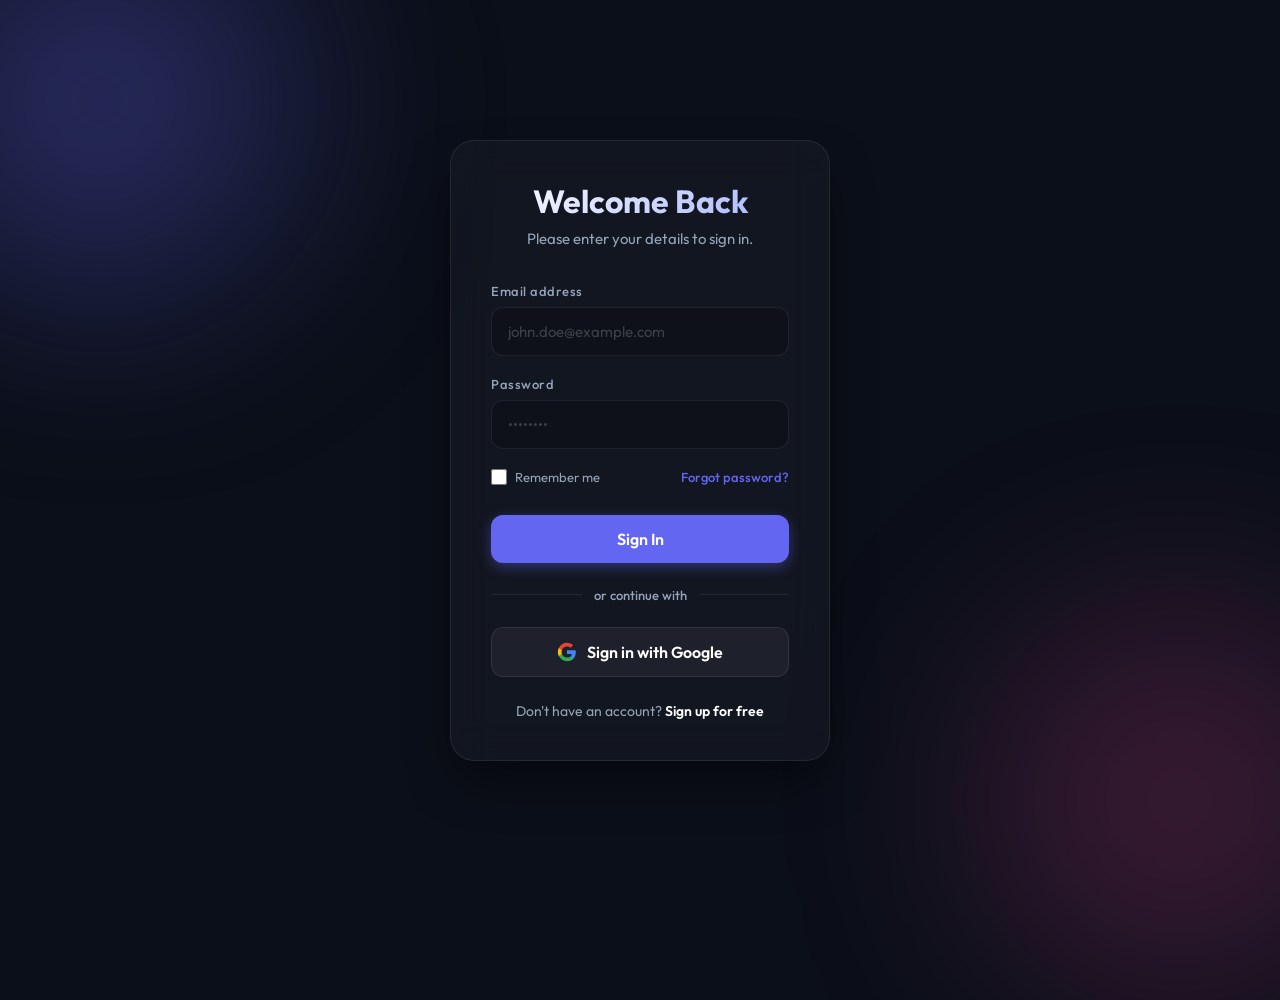
<file: login.html>
<!DOCTYPE html>
<html lang="en">
<head>
    <meta charset="UTF-8">
    <meta name="viewport" content="width=device-width, initial-scale=1.0">
    <title>Login - Premium Web App</title>
    <link rel="stylesheet" href="login.css">
    <link href="https://fonts.googleapis.com/css2?family=Outfit:wght@300;400;500;600;700&display=swap" rel="stylesheet">
</head>
<body>
    <div class="login-wrapper">
        <div class="glass-panel">
            <div class="login-header">
                <h2>Welcome Back</h2>
                <p>Please enter your details to sign in.</p>
            </div>
            
            <form id="loginForm" class="login-form">
                <div class="input-group">
                    <label for="email">Email address</label>
                    <input type="email" id="email" name="email" placeholder="john.doe@example.com" required>
                </div>
                
                <div class="input-group">
                    <label for="password">Password</label>
                    <input type="password" id="password" name="password" placeholder="••••••••" required>
                </div>
                
                <div class="form-actions">
                    <div class="remember-me">
                        <input type="checkbox" id="remember">
                        <label for="remember">Remember me</label>
                    </div>
                    <a href="#" class="forgot-password">Forgot password?</a>
                </div>
                
                <button type="submit" class="btn-login" id="loginBtn">Sign In</button>
                
                <div class="divider">
                    <span>or continue with</span>
                </div>
                
                <button type="button" class="btn-google" id="googleLoginBtn">
                    <svg width="20" height="20" viewBox="0 0 24 24" xmlns="http://www.w3.org/2000/svg">
                        <path d="M22.56 12.25c0-.78-.07-1.53-.2-2.25H12v4.26h5.92c-.26 1.37-1.04 2.53-2.21 3.31v2.77h3.57c2.08-1.92 3.28-4.74 3.28-8.09z" fill="#4285F4"/>
                        <path d="M12 23c2.97 0 5.46-.98 7.28-2.66l-3.57-2.77c-.98.66-2.23 1.06-3.71 1.06-2.86 0-5.29-1.93-6.16-4.53H2.18v2.84C3.99 20.53 7.7 23 12 23z" fill="#34A853"/>
                        <path d="M5.84 14.09c-.22-.66-.35-1.36-.35-2.09s.13-1.43.35-2.09V7.07H2.18C1.43 8.55 1 10.22 1 12s.43 3.45 1.18 4.93l2.85-2.22.81-.62z" fill="#FBBC05"/>
                        <path d="M12 5.38c1.62 0 3.06.56 4.21 1.64l3.15-3.15C17.45 2.09 14.97 1 12 1 7.7 1 3.99 3.47 2.18 7.07l3.66 2.84c.87-2.6 3.3-4.53 6.16-4.53z" fill="#EA4335"/>
                    </svg>
                    Sign in with Google
                </button>
            </form>
            
            <div class="login-footer">
                <p>Don't have an account? <a href="#">Sign up for free</a></p>
            </div>
        </div>
    </div>
    
    <script src="login.js"></script>
</body>
</html>
</file>
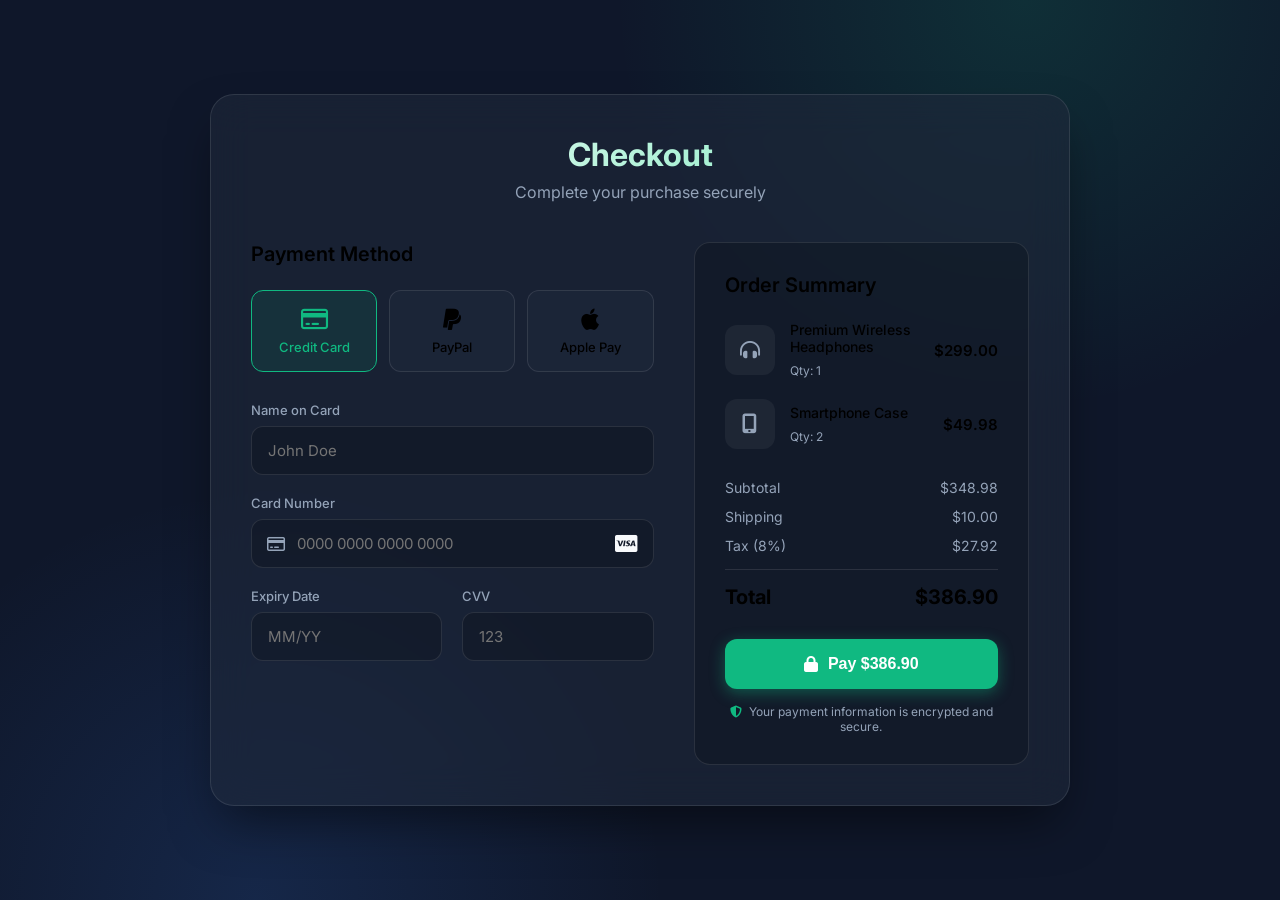
<file: payment.html>
<!DOCTYPE html>
<html lang="en">
<head>
    <meta charset="UTF-8">
    <meta name="viewport" content="width=device-width, initial-scale=1.0">
    <title>Secure Payment</title>
    <link rel="stylesheet" href="payment.css">
    <link href="https://fonts.googleapis.com/css2?family=Inter:wght@300;400;500;600;700&display=swap" rel="stylesheet">
    <link rel="stylesheet" href="https://cdnjs.cloudflare.com/ajax/libs/font-awesome/6.4.0/css/all.min.css">
</head>
<body>
    <div class="checkout-container">
        <div class="glass-panel main-checkout">
            
            <div class="checkout-header">
                <h2>Checkout</h2>
                <p>Complete your purchase securely</p>
            </div>

            <div class="checkout-content">
                <!-- Payment Form -->
                <div class="payment-section">
                    <h3>Payment Method</h3>
                    <div class="payment-methods">
                        <div class="method active">
                            <i class="far fa-credit-card"></i>
                            <span>Credit Card</span>
                        </div>
                        <div class="method">
                            <i class="fab fa-paypal"></i>
                            <span>PayPal</span>
                        </div>
                        <div class="method">
                            <i class="fab fa-apple"></i>
                            <span>Apple Pay</span>
                        </div>
                    </div>

                    <form id="paymentForm">
                        <div class="form-group">
                            <label for="cardName">Name on Card</label>
                            <input type="text" id="cardName" placeholder="John Doe" required>
                        </div>
                        
                        <div class="form-group">
                            <label for="cardNumber">Card Number</label>
                            <div class="input-with-icon">
                                <i class="far fa-credit-card icon"></i>
                                <input type="text" id="cardNumber" placeholder="0000 0000 0000 0000" maxlength="19" required>
                                <i class="fab fa-cc-visa brand-icon"></i>
                            </div>
                        </div>

                        <div class="form-row">
                            <div class="form-group half">
                                <label for="expiry">Expiry Date</label>
                                <input type="text" id="expiry" placeholder="MM/YY" maxlength="5" required>
                            </div>
                            <div class="form-group half">
                                <label for="cvv">CVV</label>
                                <input type="password" id="cvv" placeholder="123" maxlength="3" required>
                            </div>
                        </div>
                    </form>
                </div>

                <!-- Order Summary -->
                <div class="summary-section">
                    <h3>Order Summary</h3>
                    
                    <div class="order-items">
                        <div class="item">
                            <div class="item-img glass-box">
                                <i class="fas fa-headphones-alt"></i>
                            </div>
                            <div class="item-details">
                                <h4>Premium Wireless Headphones</h4>
                                <span>Qty: 1</span>
                            </div>
                            <div class="item-price">$299.00</div>
                        </div>
                        <div class="item">
                            <div class="item-img glass-box">
                                <i class="fas fa-mobile-alt"></i>
                            </div>
                            <div class="item-details">
                                <h4>Smartphone Case</h4>
                                <span>Qty: 2</span>
                            </div>
                            <div class="item-price">$49.98</div>
                        </div>
                    </div>

                    <div class="totals">
                        <div class="total-row">
                            <span>Subtotal</span>
                            <span>$348.98</span>
                        </div>
                        <div class="total-row">
                            <span>Shipping</span>
                            <span>$10.00</span>
                        </div>
                        <div class="total-row">
                            <span>Tax (8%)</span>
                            <span>$27.92</span>
                        </div>
                        <div class="divider"></div>
                        <div class="total-row grand-total">
                            <span>Total</span>
                            <span>$386.90</span>
                        </div>
                    </div>

                    <button type="submit" form="paymentForm" class="btn-pay" id="payBtn">
                        <i class="fas fa-lock"></i> Pay $386.90
                    </button>
                    <p class="secure-text"><i class="fas fa-shield-alt"></i> Your payment information is encrypted and secure.</p>
                </div>
            </div>
        </div>
    </div>

    <!-- Success Modal -->
    <div class="modal-overlay" id="successModal">
        <div class="glass-panel modal-content">
            <div class="success-icon">
                <i class="fas fa-check"></i>
            </div>
            <h2>Payment Successful!</h2>
            <p>Thank you for your purchase. We've sent an email receipt to your inbox.</p>
            <button class="btn-close" id="closeModalBtn">Return to Dashboard</button>
        </div>
    </div>

    <script src="payment.js"></script>
</body>
</html>
</file>
<file: login.css>
:root {
    --bg-color: #0b0f19;
    --glass-bg: rgba(255, 255, 255, 0.03);
    --glass-border: rgba(255, 255, 255, 0.08);
    --text-main: #ffffff;
    --text-muted: #94a3b8;
    --accent: #6366f1;
    --accent-hover: #4f46e5;
    --input-bg: rgba(0, 0, 0, 0.2);
}

* {
    margin: 0;
    padding: 0;
    box-sizing: border-box;
}

body {
    font-family: 'Outfit', sans-serif;
    background-color: var(--bg-color);
    color: var(--text-main);
    display: flex;
    justify-content: center;
    align-items: center;
    min-height: 100vh;
    position: relative;
    overflow: hidden;
}

/* Background animated glow effects */
body::before, body::after {
    content: '';
    position: absolute;
    width: 400px;
    height: 400px;
    border-radius: 50%;
    filter: blur(100px);
    z-index: -1;
    animation: float 10s infinite ease-in-out alternate;
}

body::before {
    background: rgba(99, 102, 241, 0.3); /* Indigo glow */
    top: -100px;
    left: -100px;
}

body::after {
    background: rgba(236, 72, 153, 0.2); /* Pink glow */
    bottom: -100px;
    right: -100px;
    animation-delay: -5s;
}

@keyframes float {
    0% { transform: translate(0, 0) scale(1); }
    100% { transform: translate(30px, 50px) scale(1.1); }
}

.login-wrapper {
    width: 100%;
    max-width: 420px;
    padding: 20px;
    z-index: 1;
}

.glass-panel {
    background: var(--glass-bg);
    backdrop-filter: blur(20px);
    -webkit-backdrop-filter: blur(20px);
    border: 1px solid var(--glass-border);
    border-radius: 24px;
    padding: 40px;
    box-shadow: 0 25px 50px -12px rgba(0, 0, 0, 0.6);
}

.login-header {
    text-align: center;
    margin-bottom: 35px;
}

.login-header h2 {
    font-size: 32px;
    font-weight: 700;
    margin-bottom: 8px;
    background: linear-gradient(135deg, #fff 0%, #a5b4fc 100%);
    -webkit-background-clip: text;
    -webkit-text-fill-color: transparent;
}

.login-header p {
    color: var(--text-muted);
    font-size: 15px;
}

.input-group {
    margin-bottom: 20px;
}

.input-group label {
    display: block;
    font-size: 13px;
    font-weight: 500;
    margin-bottom: 8px;
    color: var(--text-muted);
    letter-spacing: 0.5px;
}

.input-group input {
    width: 100%;
    padding: 14px 16px;
    background: var(--input-bg);
    border: 1px solid var(--glass-border);
    border-radius: 12px;
    color: var(--text-main);
    font-family: inherit;
    font-size: 15px;
    transition: all 0.3s ease;
    outline: none;
}

.input-group input:focus {
    border-color: var(--accent);
    background: rgba(0, 0, 0, 0.4);
    box-shadow: 0 0 0 4px rgba(99, 102, 241, 0.1);
}

.input-group input::placeholder {
    color: rgba(255, 255, 255, 0.2);
}

.form-actions {
    display: flex;
    justify-content: space-between;
    align-items: center;
    margin-bottom: 30px;
    font-size: 13px;
}

.remember-me {
    display: flex;
    align-items: center;
    gap: 8px;
    cursor: pointer;
}

.remember-me input[type="checkbox"] {
    accent-color: var(--accent);
    width: 16px;
    height: 16px;
    cursor: pointer;
}

.remember-me label {
    color: var(--text-muted);
    cursor: pointer;
}

.forgot-password {
    color: var(--accent);
    text-decoration: none;
    font-weight: 500;
    transition: color 0.3s ease;
}

.forgot-password:hover {
    color: #818cf8;
}

.btn-login {
    width: 100%;
    padding: 14px;
    background: var(--accent);
    color: white;
    border: none;
    border-radius: 12px;
    font-family: inherit;
    font-size: 16px;
    font-weight: 600;
    cursor: pointer;
    transition: all 0.3s ease;
    box-shadow: 0 4px 14px 0 rgba(99, 102, 241, 0.39);
}

.btn-login:hover {
    background: var(--accent-hover);
    transform: translateY(-2px);
    box-shadow: 0 6px 20px rgba(99, 102, 241, 0.5);
}

.btn-login:active {
    transform: translateY(0);
}

.login-footer {
    margin-top: 25px;
    text-align: center;
    font-size: 14px;
    color: var(--text-muted);
}

.login-footer a {
    color: var(--text-main);
    text-decoration: none;
    font-weight: 600;
    transition: color 0.3s ease;
}

.login-footer a:hover {
    color: var(--accent);
}

.divider {
    display: flex;
    align-items: center;
    margin: 24px 0;
    color: var(--text-muted);
    font-size: 13px;
}

.divider::before, .divider::after {
    content: '';
    flex: 1;
    height: 1px;
    background: var(--glass-border);
}

.divider span {
    padding: 0 12px;
    font-weight: 500;
}

.btn-google {
    width: 100%;
    padding: 14px;
    background: rgba(255, 255, 255, 0.05);
    color: var(--text-main);
    border: 1px solid var(--glass-border);
    border-radius: 12px;
    font-family: inherit;
    font-size: 16px;
    font-weight: 600;
    cursor: pointer;
    transition: all 0.3s ease;
    display: flex;
    justify-content: center;
    align-items: center;
    gap: 10px;
}

.btn-google:hover {
    background: rgba(255, 255, 255, 0.1);
    border-color: rgba(255, 255, 255, 0.2);
    transform: translateY(-2px);
}

.btn-google:active {
    transform: translateY(0);
}

.spinner {
    display: inline-block;
    width: 16px;
    height: 16px;
    border: 2px solid rgba(255, 255, 255, 0.3);
    border-radius: 50%;
    border-top-color: #fff;
    animation: spin 1s ease-in-out infinite;
}

@keyframes spin {
    to { transform: rotate(360deg); }
}
</file>
<file: payment.css>
:root {
    --bg-color: #0f172a;
    --glass-bg: rgba(30, 41, 59, 0.6);
    --glass-border: rgba(255, 255, 255, 0.1);
    --text-main: #000000;
    --text-muted: #94a3b8;
    --accent: #10b981;
    --accent-hover: #059669;
    --input-bg: rgba(0, 0, 0, 0.2);
}

* {
    margin: 0;
    padding: 0;
    box-sizing: border-box;
}

body {
    font-family: 'Inter', sans-serif;
    background-color: var(--bg-color);
    color: var(--text-main);
    display: flex;
    justify-content: center;
    align-items: center;
    min-height: 100vh;
    background-image: 
        radial-gradient(circle at 80% 0%, rgba(16, 185, 129, 0.15) 0%, transparent 30%),
        radial-gradient(circle at 20% 100%, rgba(59, 130, 246, 0.15) 0%, transparent 30%);
}

.glass-panel {
    background: var(--glass-bg);
    backdrop-filter: blur(20px);
    -webkit-backdrop-filter: blur(20px);
    border: 1px solid var(--glass-border);
    border-radius: 24px;
    box-shadow: 0 25px 50px -12px rgba(0, 0, 0, 0.5);
}

.checkout-container {
    width: 100%;
    max-width: 900px;
    padding: 20px;
}

.main-checkout {
    padding: 40px;
}

.checkout-header {
    text-align: center;
    margin-bottom: 40px;
}

.checkout-header h2 {
    font-size: 32px;
    font-weight: 700;
    margin-bottom: 8px;
    background: linear-gradient(135deg, #fff 0%, #6ee7b7 100%);
    -webkit-background-clip: text;
    -webkit-text-fill-color: transparent;
}

.checkout-header p {
    color: var(--text-muted);
}

.checkout-content {
    display: grid;
    grid-template-columns: 1.2fr 1fr;
    gap: 40px;
}

/* Payment Section */
.payment-section h3, .summary-section h3 {
    font-size: 20px;
    margin-bottom: 24px;
    font-weight: 600;
}

.payment-methods {
    display: flex;
    gap: 12px;
    margin-bottom: 30px;
}

.method {
    flex: 1;
    display: flex;
    flex-direction: column;
    align-items: center;
    gap: 8px;
    padding: 16px 10px;
    border: 1px solid var(--glass-border);
    border-radius: 12px;
    cursor: pointer;
    transition: all 0.3s;
    background: rgba(255, 255, 255, 0.02);
}

.method:hover {
    background: rgba(255, 255, 255, 0.05);
}

.method.active {
    border-color: var(--accent);
    background: rgba(16, 185, 129, 0.1);
    color: var(--accent);
}

.method i {
    font-size: 24px;
}

.method span {
    font-size: 13px;
    font-weight: 500;
}

.form-group {
    margin-bottom: 20px;
}

.form-row {
    display: flex;
    gap: 20px;
}

.form-group.half {
    flex: 1;
}

.form-group label {
    display: block;
    font-size: 13px;
    color: var(--text-muted);
    margin-bottom: 8px;
    font-weight: 500;
}

.form-group input {
    width: 100%;
    padding: 14px 16px;
    background: var(--input-bg);
    border: 1px solid var(--glass-border);
    border-radius: 12px;
    color: var(--text-main);
    font-family: inherit;
    font-size: 15px;
    outline: none;
    transition: all 0.3s;
}

.form-group input:focus {
    border-color: var(--accent);
    background: rgba(0, 0, 0, 0.4);
    box-shadow: 0 0 0 3px rgba(16, 185, 129, 0.1);
}

.input-with-icon {
    position: relative;
    display: flex;
    align-items: center;
}

.input-with-icon .icon {
    position: absolute;
    left: 16px;
    color: var(--text-muted);
}

.input-with-icon .brand-icon {
    position: absolute;
    right: 16px;
    color: #f8fafc;
    font-size: 20px;
}

.input-with-icon input {
    padding-left: 45px;
    padding-right: 45px;
}

/* Summary Section */
.summary-section {
    background: rgba(0, 0, 0, 0.2);
    padding: 30px;
    border-radius: 16px;
    border: 1px solid var(--glass-border);
}

.order-items {
    display: flex;
    flex-direction: column;
    gap: 20px;
    margin-bottom: 30px;
}

.item {
    display: flex;
    align-items: center;
    gap: 15px;
}

.item-img {
    width: 50px;
    height: 50px;
    background: rgba(255, 255, 255, 0.05);
    border-radius: 12px;
    display: flex;
    align-items: center;
    justify-content: center;
    font-size: 20px;
    color: var(--text-muted);
}

.item-details {
    flex: 1;
}

.item-details h4 {
    font-size: 14px;
    margin-bottom: 4px;
    font-weight: 500;
}

.item-details span {
    font-size: 12px;
    color: var(--text-muted);
}

.item-price {
    font-weight: 600;
    font-size: 15px;
}

.totals {
    margin-bottom: 30px;
}

.total-row {
    display: flex;
    justify-content: space-between;
    margin-bottom: 12px;
    font-size: 14px;
    color: var(--text-muted);
}

.divider {
    height: 1px;
    background: var(--glass-border);
    margin: 15px 0;
}

.grand-total {
    font-size: 20px;
    font-weight: 700;
    color: var(--text-main);
    margin-bottom: 0;
}

.btn-pay {
    width: 100%;
    padding: 16px;
    background: var(--accent);
    color: white;
    border: none;
    border-radius: 12px;
    font-size: 16px;
    font-weight: 600;
    cursor: pointer;
    transition: all 0.3s;
    box-shadow: 0 4px 15px rgba(16, 185, 129, 0.4);
    display: flex;
    align-items: center;
    justify-content: center;
    gap: 10px;
    margin-bottom: 15px;
}

.btn-pay:hover {
    background: var(--accent-hover);
    transform: translateY(-2px);
    box-shadow: 0 6px 20px rgba(16, 185, 129, 0.6);
}

.secure-text {
    text-align: center;
    font-size: 12px;
    color: var(--text-muted);
}

.secure-text i {
    color: var(--accent);
    margin-right: 4px;
}

/* Modal */
.modal-overlay {
    position: fixed;
    top: 0;
    left: 0;
    width: 100%;
    height: 100%;
    background: rgba(0, 0, 0, 0.6);
    backdrop-filter: blur(5px);
    display: flex;
    justify-content: center;
    align-items: center;
    opacity: 0;
    visibility: hidden;
    transition: all 0.3s ease;
    z-index: 100;
}

.modal-overlay.active {
    opacity: 1;
    visibility: visible;
}

.modal-content {
    padding: 40px;
    text-align: center;
    max-width: 400px;
    transform: translateY(20px);
    transition: transform 0.3s ease;
}

.modal-overlay.active .modal-content {
    transform: translateY(0);
}

.success-icon {
    width: 80px;
    height: 80px;
    background: rgba(16, 185, 129, 0.2);
    color: #10b981;
    border-radius: 50%;
    display: flex;
    align-items: center;
    justify-content: center;
    font-size: 40px;
    margin: 0 auto 20px;
    border: 2px solid #10b981;
}

.modal-content h2 {
    margin-bottom: 15px;
    color: #10b981;
}

.modal-content p {
    color: var(--text-muted);
    line-height: 1.6;
    margin-bottom: 30px;
}

.btn-close {
    padding: 12px 24px;
    background: transparent;
    border: 1px solid var(--glass-border);
    color: var(--text-main);
    border-radius: 10px;
    cursor: pointer;
    font-family: inherit;
    font-weight: 500;
    transition: all 0.3s;
}

.btn-close:hover {
    background: rgba(255, 255, 255, 0.05);
}

/* Responsive */
@media (max-width: 768px) {
    .checkout-content {
        grid-template-columns: 1fr;
    }
    .main-checkout {
        padding: 25px;
    }
}
</file>
